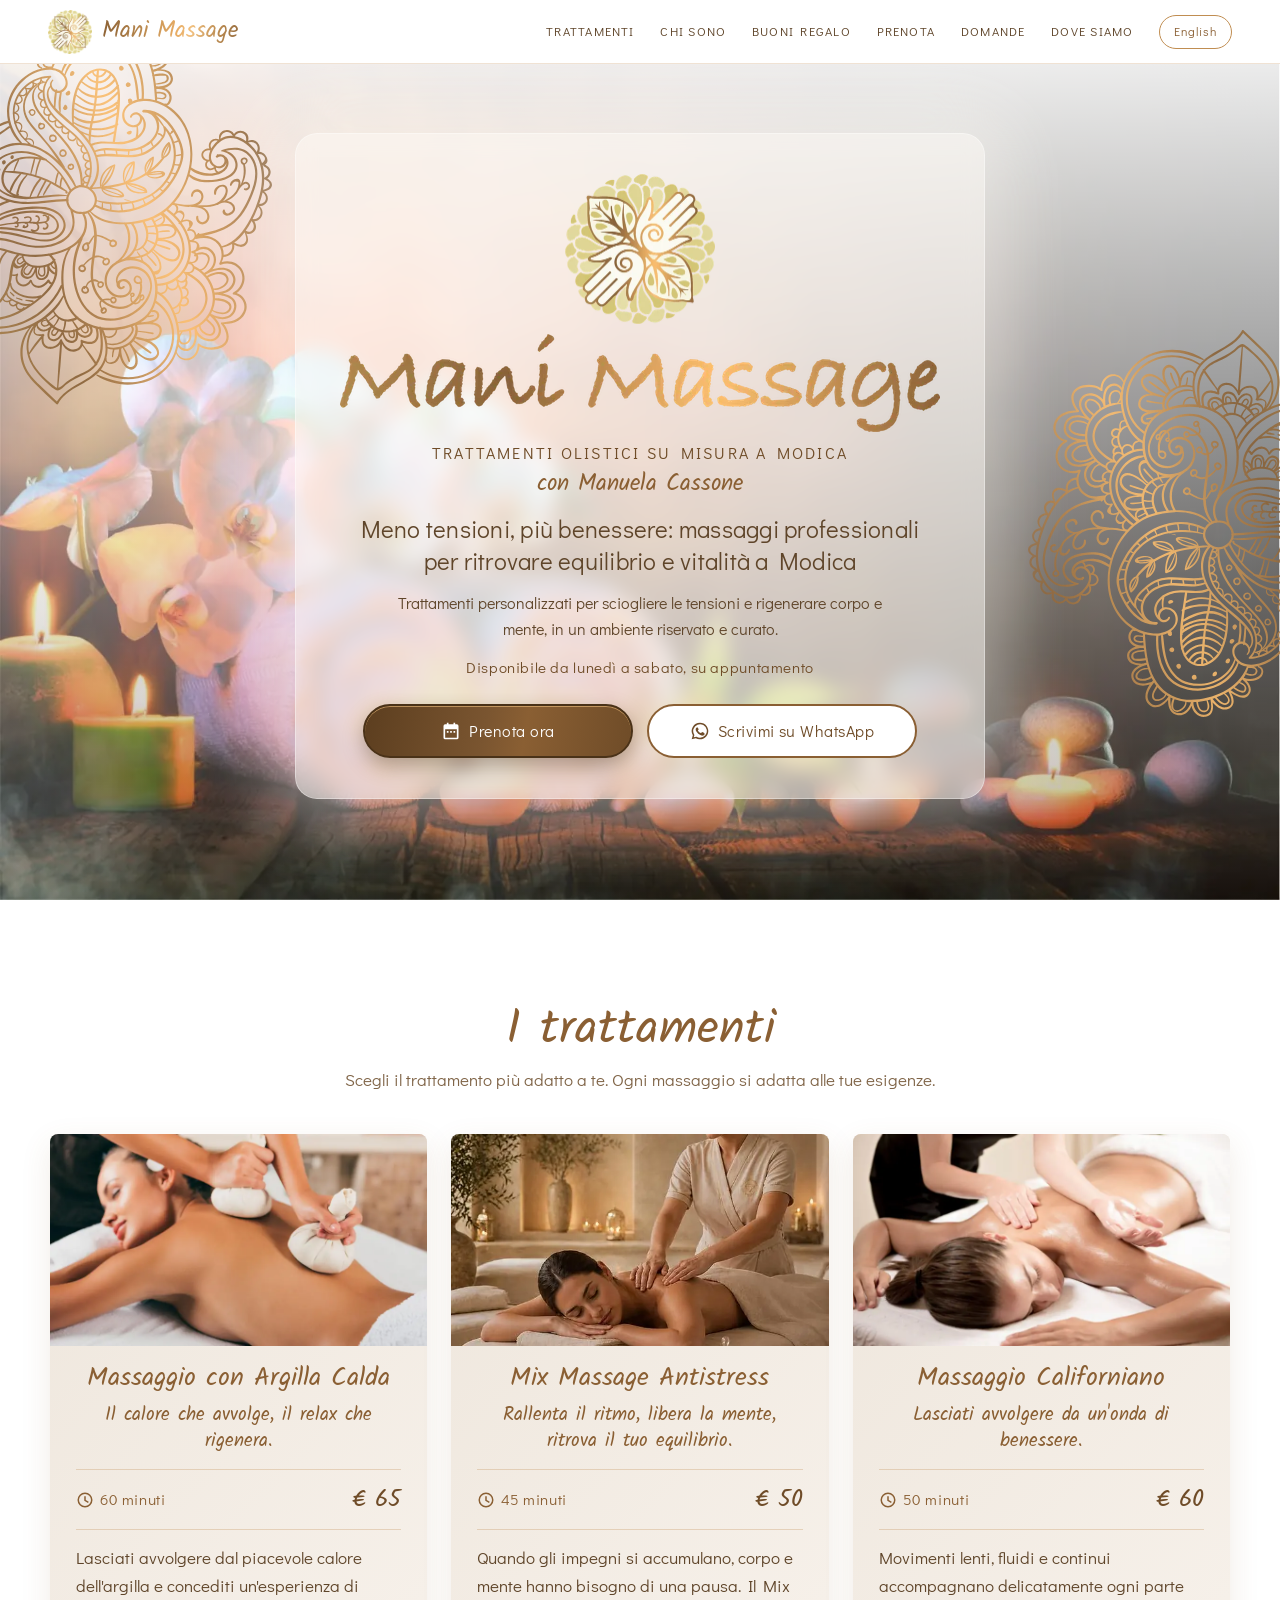
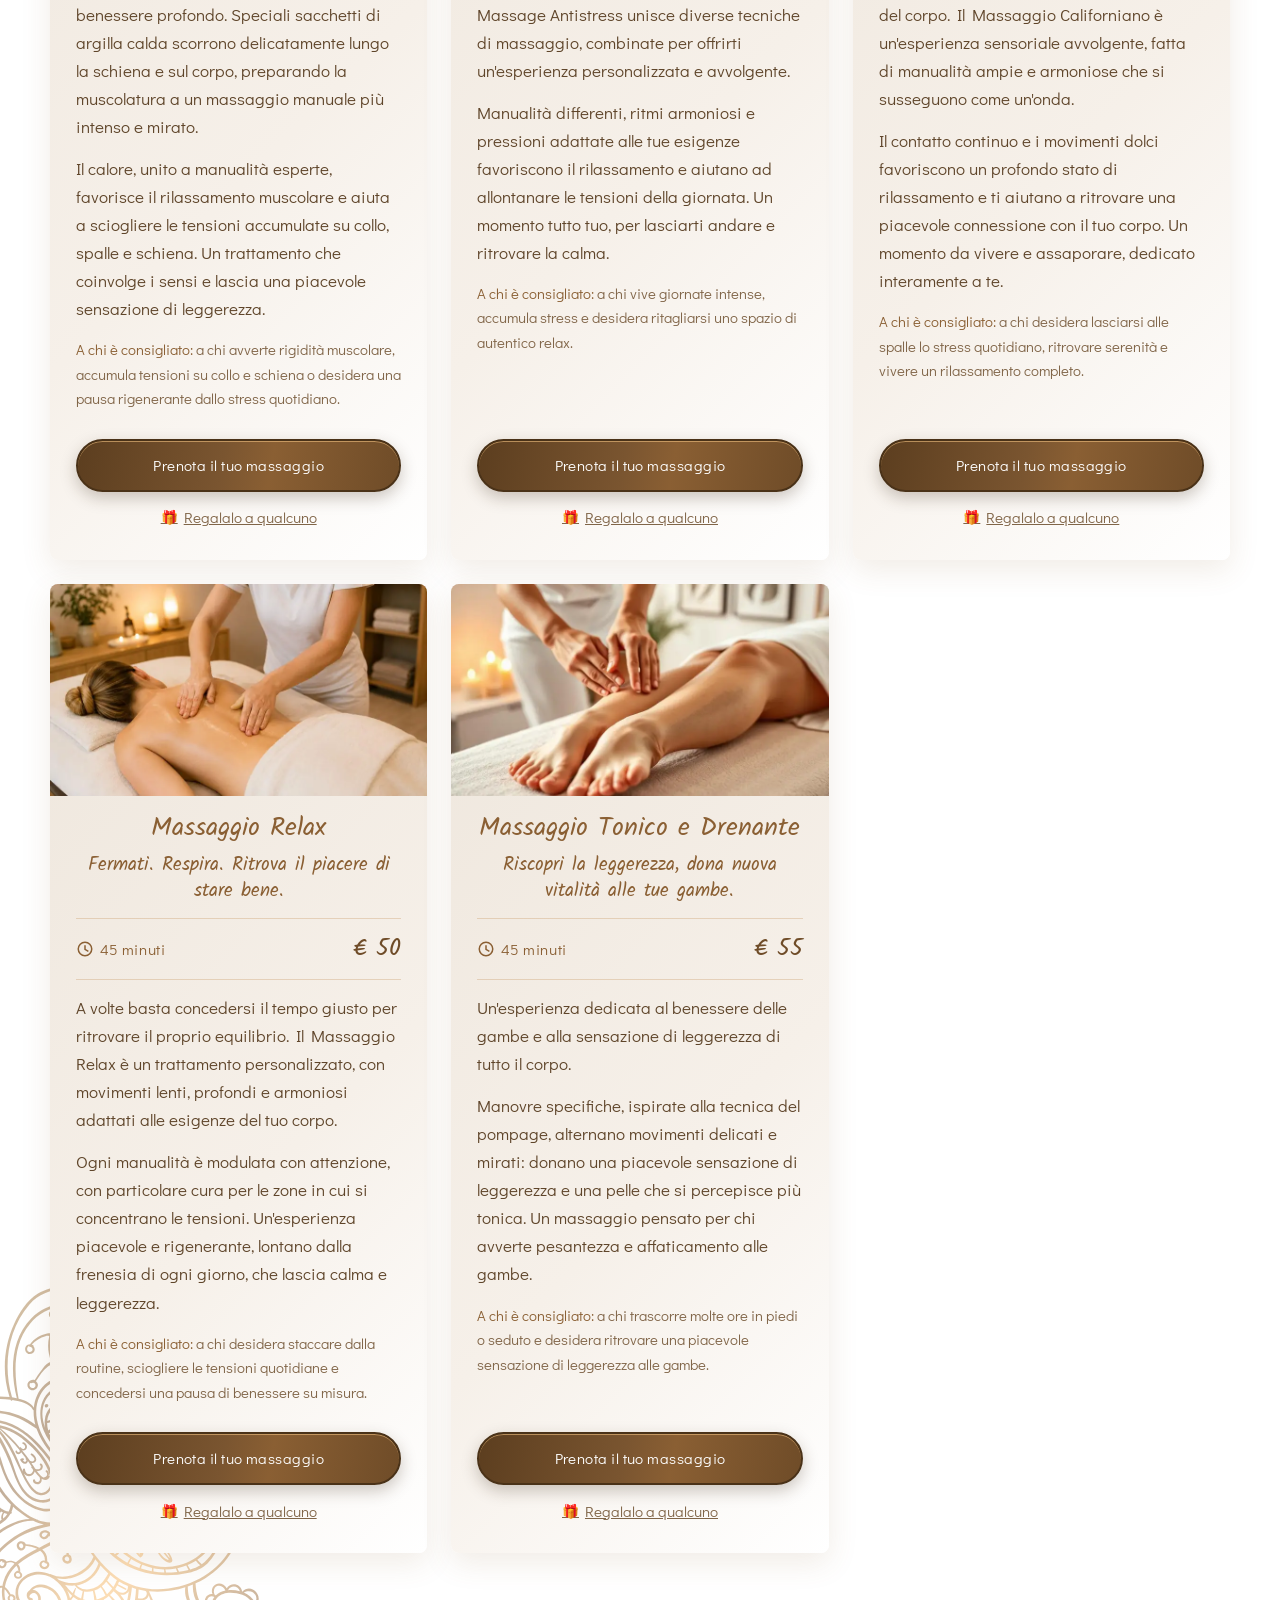
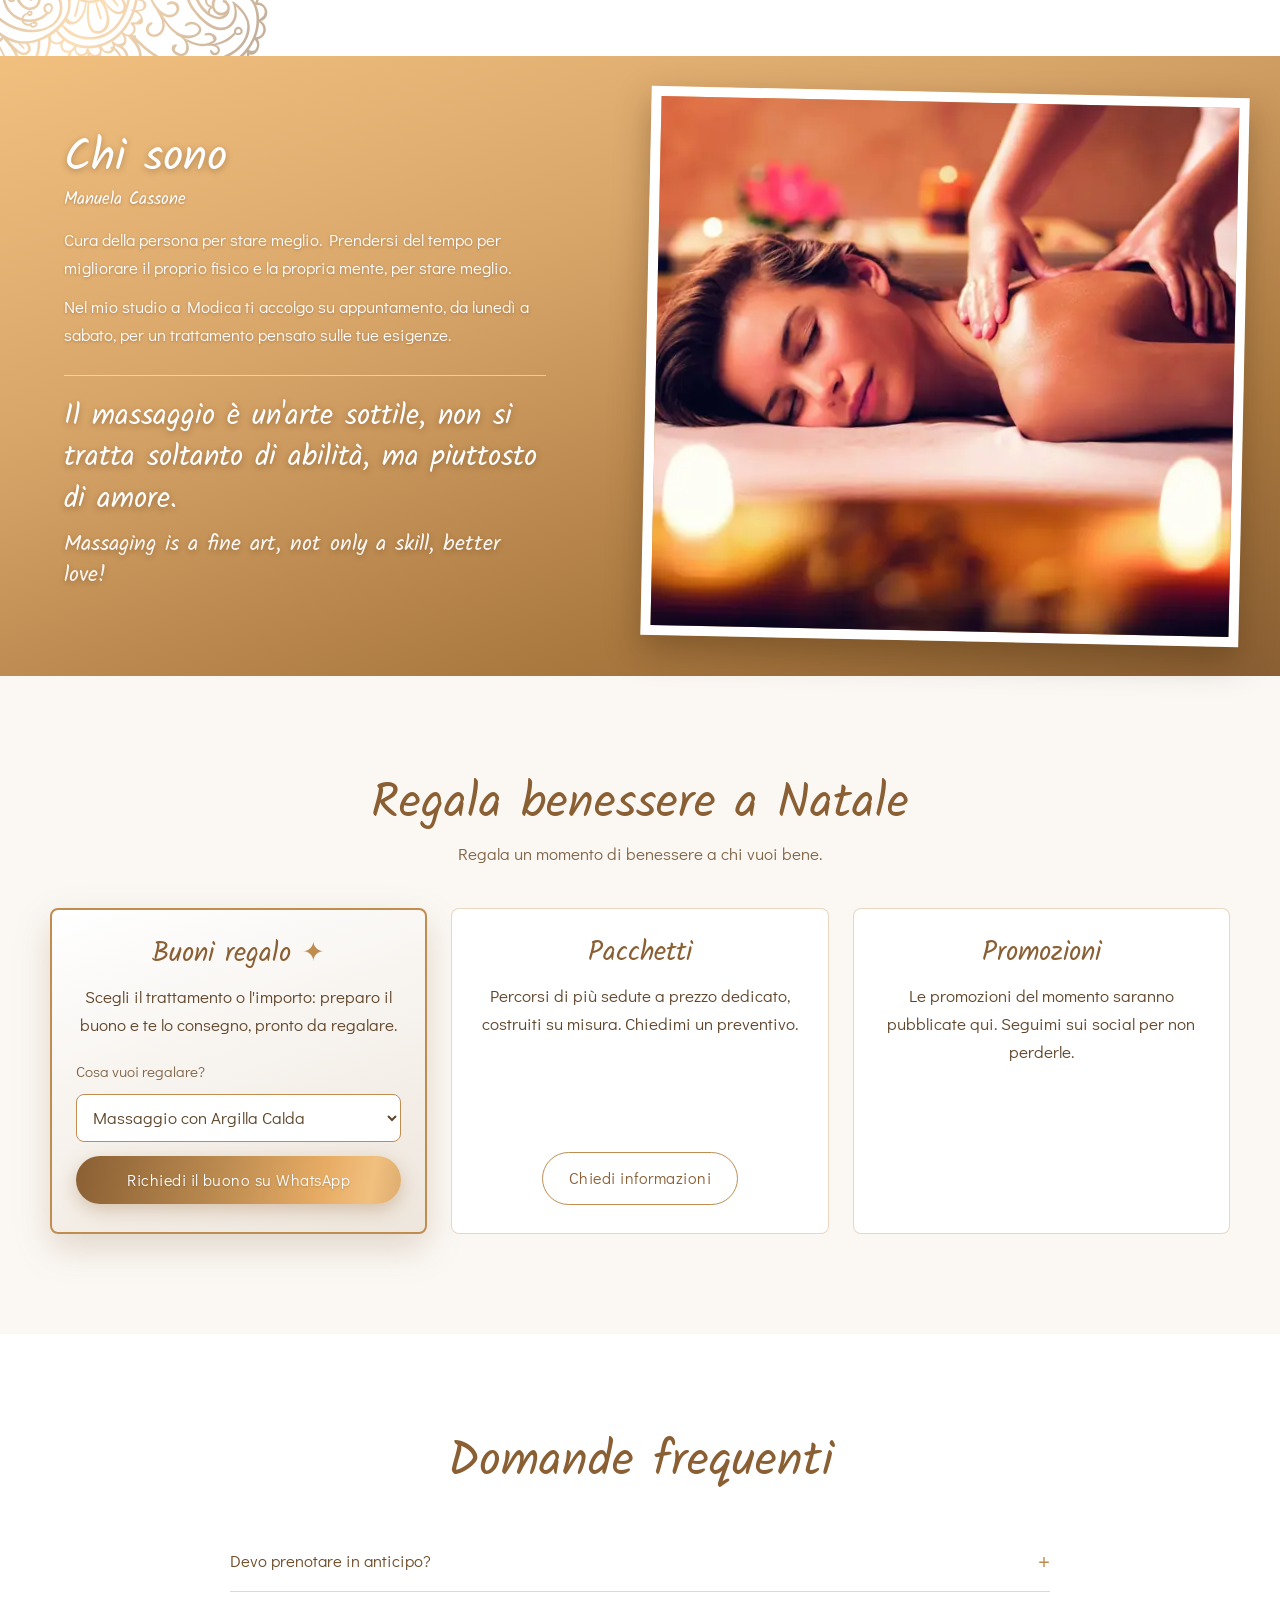
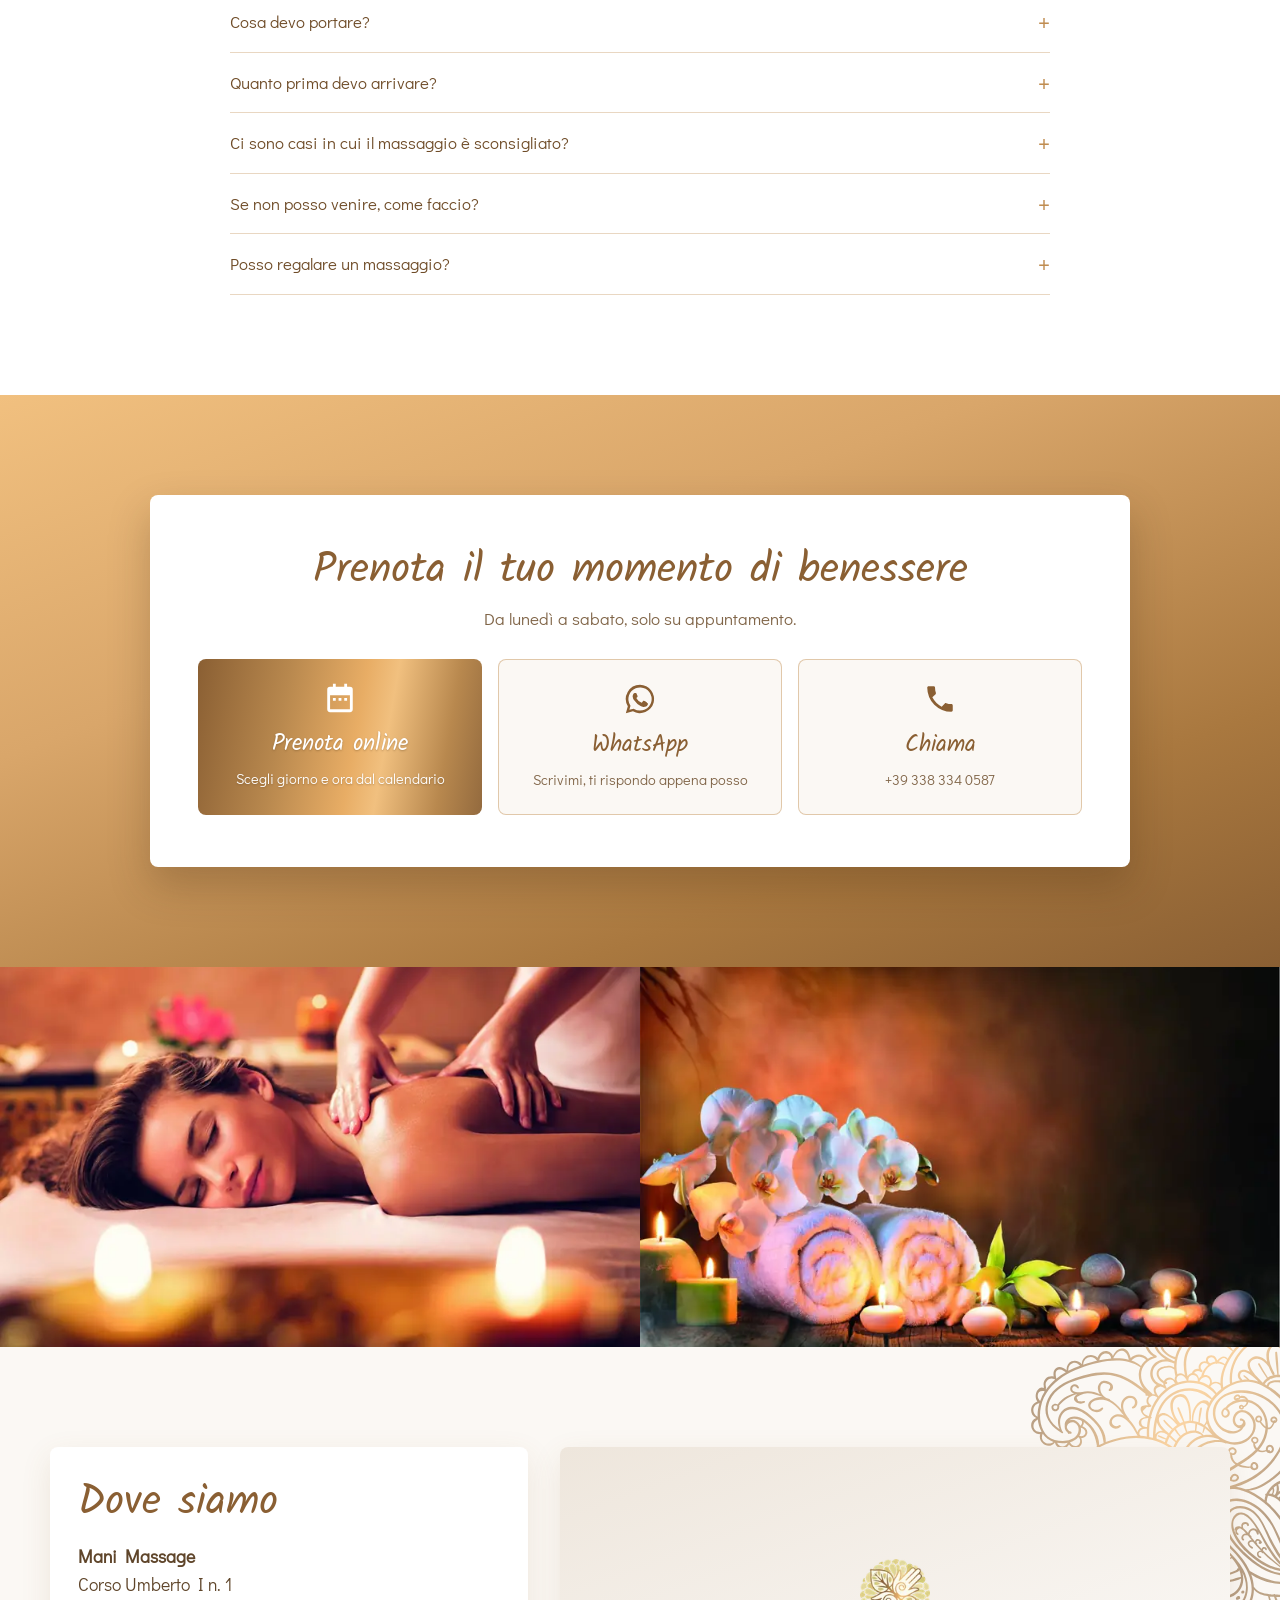
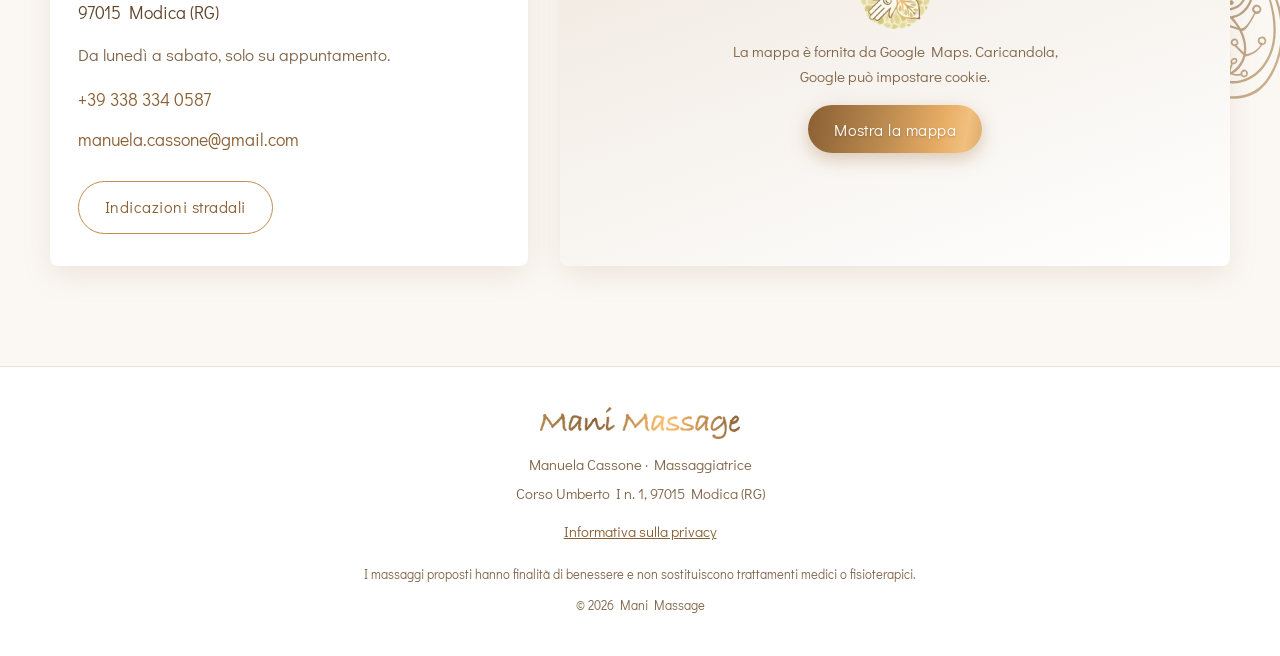
<file: index.html>
<!doctype html>
<html lang="it" data-lang="it">
<head>
<meta charset="utf-8">
<meta name="viewport" content="width=device-width, initial-scale=1, viewport-fit=cover">
<title>Mani Massage · Massaggi a Modica</title>
<meta name="description" content="Mani Massage di Manuela Cassone, massaggiatrice a Modica (RG): massaggio con argilla calda, antistress, californiano, relax, tonico e drenante. Da lunedì a sabato su appuntamento. Prenota su WhatsApp o al +39 338 334 0587.">
<meta property="og:title" content="Mani Massage · Massaggi a Modica">
<meta property="og:description" content="Cura della persona per stare meglio. Massaggi su appuntamento, da lunedì a sabato, in Corso Umberto I a Modica.">
<meta property="og:type" content="website">
<meta property="og:locale" content="it_IT">
<meta property="og:image" content="https://manimassage.github.io/manimassage/img/og-image.jpg">
<meta property="og:image:width" content="1200">
<meta property="og:image:height" content="630">
<meta property="og:url" content="https://manimassage.github.io/manimassage/">
<meta property="og:site_name" content="Mani Massage">
<meta name="twitter:card" content="summary_large_image">
<link rel="canonical" href="https://manimassage.github.io/manimassage/">
<meta name="theme-color" content="#a17442">
<meta name="format-detection" content="telephone=no">
<link rel="icon" type="image/png" href="img/favicon.png">
<link rel="apple-touch-icon" href="img/favicon.png">
<link rel="preload" as="image" href="img/relax-800.webp" imagesrcset="img/relax-800.webp 800w, img/relax-1600.webp 1600w" imagesizes="100vw" fetchpriority="high">
<link rel="preload" href="fonts/kalam-400.woff2" as="font" type="font/woff2" crossorigin>
<link rel="stylesheet" href="style.css">
<script type="application/ld+json">
{
  "@context": "https://schema.org",
  "@type": "HealthAndBeautyBusiness",
  "name": "Mani Massage",
  "description": "Massaggi olistici di Manuela Cassone, massaggiatrice a Modica.",
  "founder": {"@type": "Person", "name": "Manuela Cassone", "jobTitle": "Massaggiatrice"},
  "telephone": "+393383340587",
  "email": "manuela.cassone@gmail.com",
  "image": "https://manimassage.github.io/manimassage/img/og-image.jpg",
  "logo": "https://manimassage.github.io/manimassage/img/logo.png",
  "url": "https://manimassage.github.io/manimassage/",
  "areaServed": "Modica",
  "priceRange": "€€",
  "address": {"@type": "PostalAddress", "streetAddress": "Corso Umberto I, 1", "postalCode": "97015", "addressLocality": "Modica", "addressRegion": "RG", "addressCountry": "IT"},
  "openingHoursSpecification": {"@type": "OpeningHoursSpecification", "dayOfWeek": ["Monday","Tuesday","Wednesday","Thursday","Friday","Saturday"], "description": "Su appuntamento"}
}
</script>
</head>
<body>

<a class="skip" href="#contenuto">Vai al contenuto</a>

<header class="top" id="top">
  <a class="brand" href="#top" aria-label="Mani Massage, torna all'inizio">
    <img src="img/logo-emblema-96.webp" alt="" width="44" height="44">
    <span>Mani Massage</span>
  </a>
  <button class="menu-btn" type="button" aria-expanded="false" aria-controls="menu" aria-label="Apri il menu">
    <span></span><span></span><span></span>
  </button>
  <nav class="nav" id="menu" aria-label="Menu principale">
    <a href="#trattamenti"><span lang="it">Trattamenti</span><span lang="en">Treatments</span></a>
    <a href="#chi-sono"><span lang="it">Chi sono</span><span lang="en">About</span></a>
    <a href="#regali"><span lang="it">Buoni regalo</span><span lang="en">Gift vouchers</span></a>
    <a href="#prenota"><span lang="it">Prenota</span><span lang="en">Book</span></a>
    <a href="#domande"><span lang="it">Domande</span><span lang="en">FAQ</span></a>
    <a href="#dove"><span lang="it">Dove siamo</span><span lang="en">Find us</span></a>
    <button class="lang" type="button" title="Cambia lingua / Change language"><span lang="it">English</span><span lang="en">Italiano</span></button>
  </nav>
</header>

<main id="contenuto">

  <!-- HERO -->
  <section class="hero">
    <img class="hero-bg" src="img/relax-800.webp" srcset="img/relax-800.webp 800w, img/relax-1600.webp 1600w" sizes="100vw" alt="" width="1600" height="1066" fetchpriority="high" decoding="async">
    <img class="hero-orn hero-orn--l" src="img/ghirigoro.svg" alt="" aria-hidden="true">
    <img class="hero-orn hero-orn--r" src="img/ghirigoro.svg" alt="" aria-hidden="true">
    <div class="hero-inner">
      <img class="hero-emblem" src="img/logo-emblema.webp" alt="" width="150" height="150" fetchpriority="high">
      <p class="hero-logo"><img src="img/logo-scritta.webp" srcset="img/logo-scritta-600.webp 600w, img/logo-scritta.webp 1200w" sizes="(max-width: 700px) 86vw, 600px" alt="Mani Massage" width="600" height="99"></p>
      <p class="role"><span lang="it">Trattamenti olistici su misura a Modica</span><span lang="en">Tailored holistic treatments in Modica</span></p>
      <p class="hero-with"><span lang="it">con</span><span lang="en">with</span> Manuela Cassone</p>
      <h1 class="hero-title"><span lang="it">Meno tensioni, più benessere: massaggi professionali per ritrovare equilibrio e vitalità a Modica</span><span lang="en">Less tension, more well-being: professional massages to restore balance and vitality in Modica</span></h1>
      <p class="hero-support"><span lang="it">Trattamenti personalizzati per sciogliere le tensioni e rigenerare corpo e mente, in un ambiente riservato e curato.</span><span lang="en">Personalised treatments to ease tension and restore body and mind, in a private and welcoming setting.</span></p>
      <p class="hero-place"><span lang="it">Disponibile da lunedì a sabato, su appuntamento</span><span lang="en">Available Monday to Saturday, by appointment</span></p>
      <p class="offer" id="offerta" hidden></p>
      <div class="cta">
        <a class="btn btn--gold js-book" href="#prenota">
          <svg aria-hidden="true" viewBox="0 0 24 24"><path d="M7 2v2H5a2 2 0 0 0-2 2v14a2 2 0 0 0 2 2h14a2 2 0 0 0 2-2V6a2 2 0 0 0-2-2h-2V2h-2v2H9V2H7Zm-2 8h14v10H5V10Zm2 2v2h2v-2H7Zm4 0v2h2v-2h-2Zm4 0v2h2v-2h-2Z"/></svg>
          <span lang="it">Prenota ora</span><span lang="en">Book now</span>
        </a>
        <a class="btn btn--line js-wa" href="#" target="_blank" rel="noopener">
          <svg aria-hidden="true" viewBox="0 0 24 24"><use href="#i-wa"/></svg> <span lang="it">Scrivimi su WhatsApp</span><span lang="en">Message me on WhatsApp</span>
        </a>
      </div>
    </div>
  </section>

  <!-- TRATTAMENTI -->
  <section class="services" id="trattamenti">
    <img class="services-orn" src="img/ghirigoro.svg" alt="" aria-hidden="true">
    <header class="section-head">
      <h2><span lang="it">I trattamenti</span><span lang="en">Treatments</span></h2>
      <p><span lang="it">Scegli il trattamento più adatto a te. Ogni massaggio si adatta alle tue esigenze.</span><span lang="en">Choose the treatment that suits you best. Every massage is tailored to your needs.</span></p>
    </header>
    <div class="cards" id="lista-trattamenti"><!-- riempito da dati.js --></div>
  </section>

  <!-- RECENSIONI -->
  <section class="reviews" id="recensioni" hidden>
    <header class="section-head">
      <h2><span lang="it">Dicono di me</span><span lang="en">What clients say</span></h2>
    </header>
    <div class="review-grid" id="lista-recensioni"><!-- riempito da dati.js --></div>
    <div class="cta" id="recensioni-link"></div>
  </section>

  <!-- CHI SONO -->
  <section class="about" id="chi-sono">
    <div class="about-text">
      <h2><span lang="it">Chi sono</span><span lang="en">About me</span></h2>
      <p class="about-name">Manuela Cassone</p>
      <p lang="it">Cura della persona per stare meglio. Prendersi del tempo per migliorare il proprio fisico e la propria mente, per stare meglio.</p>
      <p lang="en">Taking care of yourself to feel better. Taking time to improve your body and your mind, to feel better.</p>
      <p lang="it">Nel mio studio a Modica ti accolgo su appuntamento, da lunedì a sabato, per un trattamento pensato sulle tue esigenze.</p>
      <p lang="en">In my studio in Modica I welcome you by appointment, Monday to Saturday, for a treatment tailored to your needs.</p>
      <blockquote>
        <p>Il massaggio è un'arte sottile, non si tratta soltanto di abilità, ma piuttosto di amore.</p>
        <p class="quote-en keep" lang="en">Massaging is a fine art, not only a skill, better love!</p>
      </blockquote>
    </div>
    <figure class="about-photo">
      <img src="img/massaggio-800.webp" srcset="img/massaggio-800.webp 800w, img/massaggio-1600.webp 1600w" sizes="(max-width: 760px) 100vw, 55vw" alt="Massaggio rilassante alla schiena a lume di candela" loading="lazy" decoding="async" width="1600" height="1066">
    </figure>
  </section>

  <!-- BUONI REGALO, PACCHETTI, PROMOZIONI -->
  <section class="gifts" id="regali">
    <header class="section-head">
      <h2 id="regali-titolo"><span lang="it">Buoni regalo, pacchetti e promozioni</span><span lang="en">Gift vouchers, packages and offers</span></h2>
      <p id="regali-sotto"><span lang="it">Regala un momento di benessere a chi vuoi bene.</span><span lang="en">Give a moment of well-being to someone you love.</span></p>
    </header>
    <div class="gift-grid">
      <article class="gift gift--main">
        <h3><span lang="it">Buoni regalo</span><span lang="en">Gift vouchers</span></h3>
        <p lang="it">Scegli il trattamento o l'importo: preparo il buono e te lo consegno, pronto da regalare.</p>
        <p lang="en">Choose the treatment or amount: I prepare the voucher and hand it to you, ready to give.</p>
        <form class="voucher" id="buono-form">
          <label for="buono-scelta"><span lang="it">Cosa vuoi regalare?</span><span lang="en">What would you like to give?</span></label>
          <select id="buono-scelta"></select>
          <button class="btn btn--gold" type="submit"><span lang="it">Richiedi il buono su WhatsApp</span><span lang="en">Request it on WhatsApp</span></button>
        </form>
      </article>
      <article class="gift">
        <h3><span lang="it">Pacchetti</span><span lang="en">Packages</span></h3>
        <div id="lista-pacchetti"><!-- riempito da dati.js --></div>
        <a class="btn btn--line js-wa" data-msg="Ciao Manuela, vorrei informazioni sui pacchetti." href="#" target="_blank" rel="noopener"><span lang="it">Chiedi informazioni</span><span lang="en">Ask for details</span></a>
      </article>
      <article class="gift">
        <h3><span lang="it">Promozioni</span><span lang="en">Offers</span></h3>
        <div id="lista-promozioni"><!-- riempito da dati.js --></div>
      </article>
    </div>
  </section>

  <!-- DOMANDE FREQUENTI -->
  <section class="faq" id="domande">
    <header class="section-head">
      <h2><span lang="it">Domande frequenti</span><span lang="en">Frequently asked questions</span></h2>
    </header>
    <div class="faq-list" id="lista-faq"><!-- riempito da dati.js --></div>
  </section>

  <!-- PRENOTA -->
  <section class="book" id="prenota">
    <div class="book-card">
      <h2><span lang="it">Prenota il tuo momento di benessere</span><span lang="en">Book your moment of well-being</span></h2>
      <p class="hours" data-t="orari"></p>
      <div class="book-actions">
        <a class="book-opt book-opt--online" id="prenota-online" href="#" target="_blank" rel="noopener">
          <svg aria-hidden="true" viewBox="0 0 24 24"><path d="M7 2v2H5a2 2 0 0 0-2 2v14a2 2 0 0 0 2 2h14a2 2 0 0 0 2-2V6a2 2 0 0 0-2-2h-2V2h-2v2H9V2H7Zm-2 8h14v10H5V10Zm2 2v2h2v-2H7Zm4 0v2h2v-2h-2Zm4 0v2h2v-2h-2Z"/></svg>
          <strong><span lang="it">Prenota online</span><span lang="en">Book online</span></strong>
          <small><span lang="it">Scegli giorno e ora dal calendario</span><span lang="en">Pick a day and time</span></small>
        </a>
        <a class="book-opt js-wa" href="#" target="_blank" rel="noopener">
          <svg aria-hidden="true" viewBox="0 0 24 24"><use href="#i-wa"/></svg>
          <strong>WhatsApp</strong>
          <small><span lang="it">Scrivimi, ti rispondo appena posso</span><span lang="en">Message me, I'll reply soon</span></small>
        </a>
        <a class="book-opt js-tel" href="#">
          <svg aria-hidden="true" viewBox="0 0 24 24"><use href="#i-tel"/></svg>
          <strong><span lang="it">Chiama</span><span lang="en">Call</span></strong>
          <small data-t="telefono"></small>
        </a>
      </div>
    </div>
  </section>

  <!-- GALLERIA -->
  <section class="gallery" aria-label="Galleria fotografica">
    <div class="gallery-track" id="galleria"><!-- riempito da dati.js --></div>
  </section>

  <!-- DOVE SIAMO -->
  <section class="where" id="dove">
    <img class="where-orn" src="img/ghirigoro.svg" alt="" aria-hidden="true">
    <div class="where-grid">
      <div class="where-info">
        <h2><span lang="it">Dove siamo</span><span lang="en">Find us</span></h2>
        <address>
          <strong>Mani Massage</strong><br>
          <span data-t="indirizzo"></span><br>
          <span data-t="citta"></span>
        </address>
        <p class="hours" data-t="orari"></p>
        <ul class="contact-list">
          <li><a class="js-tel" href="#" data-t="telefono"></a></li>
          <li><a class="js-mail" href="#" data-t="email"></a></li>
        </ul>
        <div class="cta cta--left">
          <a class="btn btn--line" id="indicazioni" href="#" target="_blank" rel="noopener"><span lang="it">Indicazioni stradali</span><span lang="en">Directions</span></a>
        </div>
      </div>
      <div class="map" id="mappa">
        <div class="map-consent">
          <img src="img/logo-emblema-96.webp" alt="" width="70" height="70" loading="lazy">
          <p lang="it">La mappa è fornita da Google Maps. Caricandola, Google può impostare cookie.</p>
          <p lang="en">The map is provided by Google Maps. Loading it lets Google set cookies.</p>
          <button class="btn btn--gold" type="button" id="carica-mappa"><span lang="it">Mostra la mappa</span><span lang="en">Show the map</span></button>
        </div>
      </div>
    </div>
  </section>

</main>

<footer class="foot">
  <img src="img/logo-scritta-600.webp" alt="Mani Massage" width="220" height="36" loading="lazy">
  <div class="social" id="social"><!-- riempito da dati.js --></div>
  <p><span data-t="nome"></span> · <span lang="it">Massaggiatrice</span><span lang="en">Massage therapist</span></p>
  <p data-t="indirizzoCompleto"></p>
  <p id="piva"></p>
  <p><a href="privacy.html"><span lang="it">Informativa sulla privacy</span><span lang="en">Privacy policy</span></a></p>
  <p class="small"><span lang="it">I massaggi proposti hanno finalità di benessere e non sostituiscono trattamenti medici o fisioterapici.</span><span lang="en">These massages are intended for well-being and do not replace medical or physiotherapy treatments.</span></p>
  <p class="small">© <span id="anno">2026</span> Mani Massage</p>
</footer>

<!-- barra azioni rapida, solo su telefono -->
<nav class="quickbar" aria-label="Azioni rapide">
  <a class="js-tel" href="#"><svg aria-hidden="true" viewBox="0 0 24 24"><use href="#i-tel"/></svg><span lang="it">Chiama</span><span lang="en">Call</span></a>
  <a class="js-wa" href="#" target="_blank" rel="noopener"><svg aria-hidden="true" viewBox="0 0 24 24"><use href="#i-wa"/></svg>WhatsApp</a>
  <a class="js-book qb-main" href="#prenota"><svg aria-hidden="true" viewBox="0 0 24 24"><path d="M7 2v2H5a2 2 0 0 0-2 2v14a2 2 0 0 0 2 2h14a2 2 0 0 0 2-2V6a2 2 0 0 0-2-2h-2V2h-2v2H9V2H7Zm-2 8h14v10H5V10Z"/></svg><span lang="it">Prenota</span><span lang="en">Book</span></a>
</nav>

<svg width="0" height="0" style="position:absolute" aria-hidden="true">
  <symbol id="i-wa" viewBox="0 0 24 24"><path d="M12 2a10 10 0 0 0-8.6 15.1L2 22l5-1.3A10 10 0 1 0 12 2Zm0 18.2a8.2 8.2 0 0 1-4.2-1.2l-.3-.2-3 .8.8-2.9-.2-.3A8.2 8.2 0 1 1 12 20.2Zm4.5-6.1c-.2-.1-1.5-.7-1.7-.8-.2-.1-.4-.1-.6.1l-.8 1c-.1.2-.3.2-.5.1a6.7 6.7 0 0 1-3.3-2.9c-.2-.4.2-.4.7-1.3.1-.2 0-.3 0-.4l-.8-1.8c-.2-.5-.4-.4-.6-.4h-.5a1 1 0 0 0-.7.3 3 3 0 0 0-.9 2.2 5.2 5.2 0 0 0 1.1 2.7 11.8 11.8 0 0 0 4.5 4c1.7.7 2.3.8 3.2.6a2.7 2.7 0 0 0 1.8-1.2c.2-.6.2-1.1.2-1.2-.1-.1-.3-.2-.5-.3Z"/></symbol>
  <symbol id="i-tel" viewBox="0 0 24 24"><path d="M6.6 10.8a15.2 15.2 0 0 0 6.6 6.6l2.2-2.2c.3-.3.7-.4 1-.2 1.1.4 2.3.6 3.6.6.6 0 1 .4 1 1V20c0 .6-.4 1-1 1A17 17 0 0 1 3 4c0-.6.4-1 1-1h3.5c.6 0 1 .4 1 1 0 1.3.2 2.5.6 3.6.1.3 0 .7-.2 1l-2.3 2.2Z"/></symbol>
  <symbol id="i-ig" viewBox="0 0 24 24"><path d="M12 7a5 5 0 1 0 0 10 5 5 0 0 0 0-10Zm0 8.2a3.2 3.2 0 1 1 0-6.4 3.2 3.2 0 0 1 0 6.4ZM17.3 5.5a1.2 1.2 0 1 0 0 2.4 1.2 1.2 0 0 0 0-2.4ZM12 2c-2.7 0-3 0-4.1.1C4.4 2.2 2.3 4.3 2.1 7.9 2 9 2 9.3 2 12s0 3 .1 4.1c.2 3.6 2.3 5.7 5.8 5.8 1.1.1 1.4.1 4.1.1s3 0 4.1-.1c3.6-.2 5.7-2.3 5.8-5.8.1-1.1.1-1.4.1-4.1s0-3-.1-4.1c-.2-3.6-2.3-5.7-5.8-5.8C15 2 14.7 2 12 2Zm0 1.8c2.7 0 3 0 4 .1 2.7.1 4 1.4 4.1 4.1.1 1 .1 1.3.1 4s0 3-.1 4c-.1 2.7-1.4 4-4.1 4.1-1 .1-1.3.1-4 .1s-3 0-4-.1c-2.7-.1-4-1.4-4.1-4.1-.1-1-.1-1.3-.1-4s0-3 .1-4C4 5.3 5.3 4 8 3.9c1-.1 1.3-.1 4-.1Z"/></symbol>
  <symbol id="i-fb" viewBox="0 0 24 24"><path d="M13.5 22v-8h2.7l.4-3.2h-3.1V8.8c0-.9.3-1.5 1.6-1.5h1.6V4.4c-.3 0-1.3-.1-2.4-.1-2.4 0-4 1.4-4 4.1v2.4H7.6V14h2.7v8h3.2Z"/></symbol>
  <symbol id="i-g" viewBox="0 0 24 24"><path d="M21.6 12.2c0-.7-.1-1.4-.2-2H12v3.8h5.4a4.6 4.6 0 0 1-2 3v2.5h3.2c1.9-1.7 3-4.3 3-7.3ZM12 22c2.7 0 5-.9 6.6-2.4l-3.2-2.5c-.9.6-2 1-3.4 1-2.6 0-4.8-1.8-5.6-4.1H3.1v2.6A10 10 0 0 0 12 22Zm-5.6-8a6 6 0 0 1 0-3.9V7.5H3.1a10 10 0 0 0 0 9l3.3-2.5ZM12 6c1.5 0 2.8.5 3.8 1.5l2.9-2.9A10 10 0 0 0 3.1 7.5l3.3 2.6C7.2 7.8 9.4 6 12 6Z"/></symbol>
</svg>

<script src="dati.js"></script>
<script src="sito.js"></script>
</body>
</html>
</file>
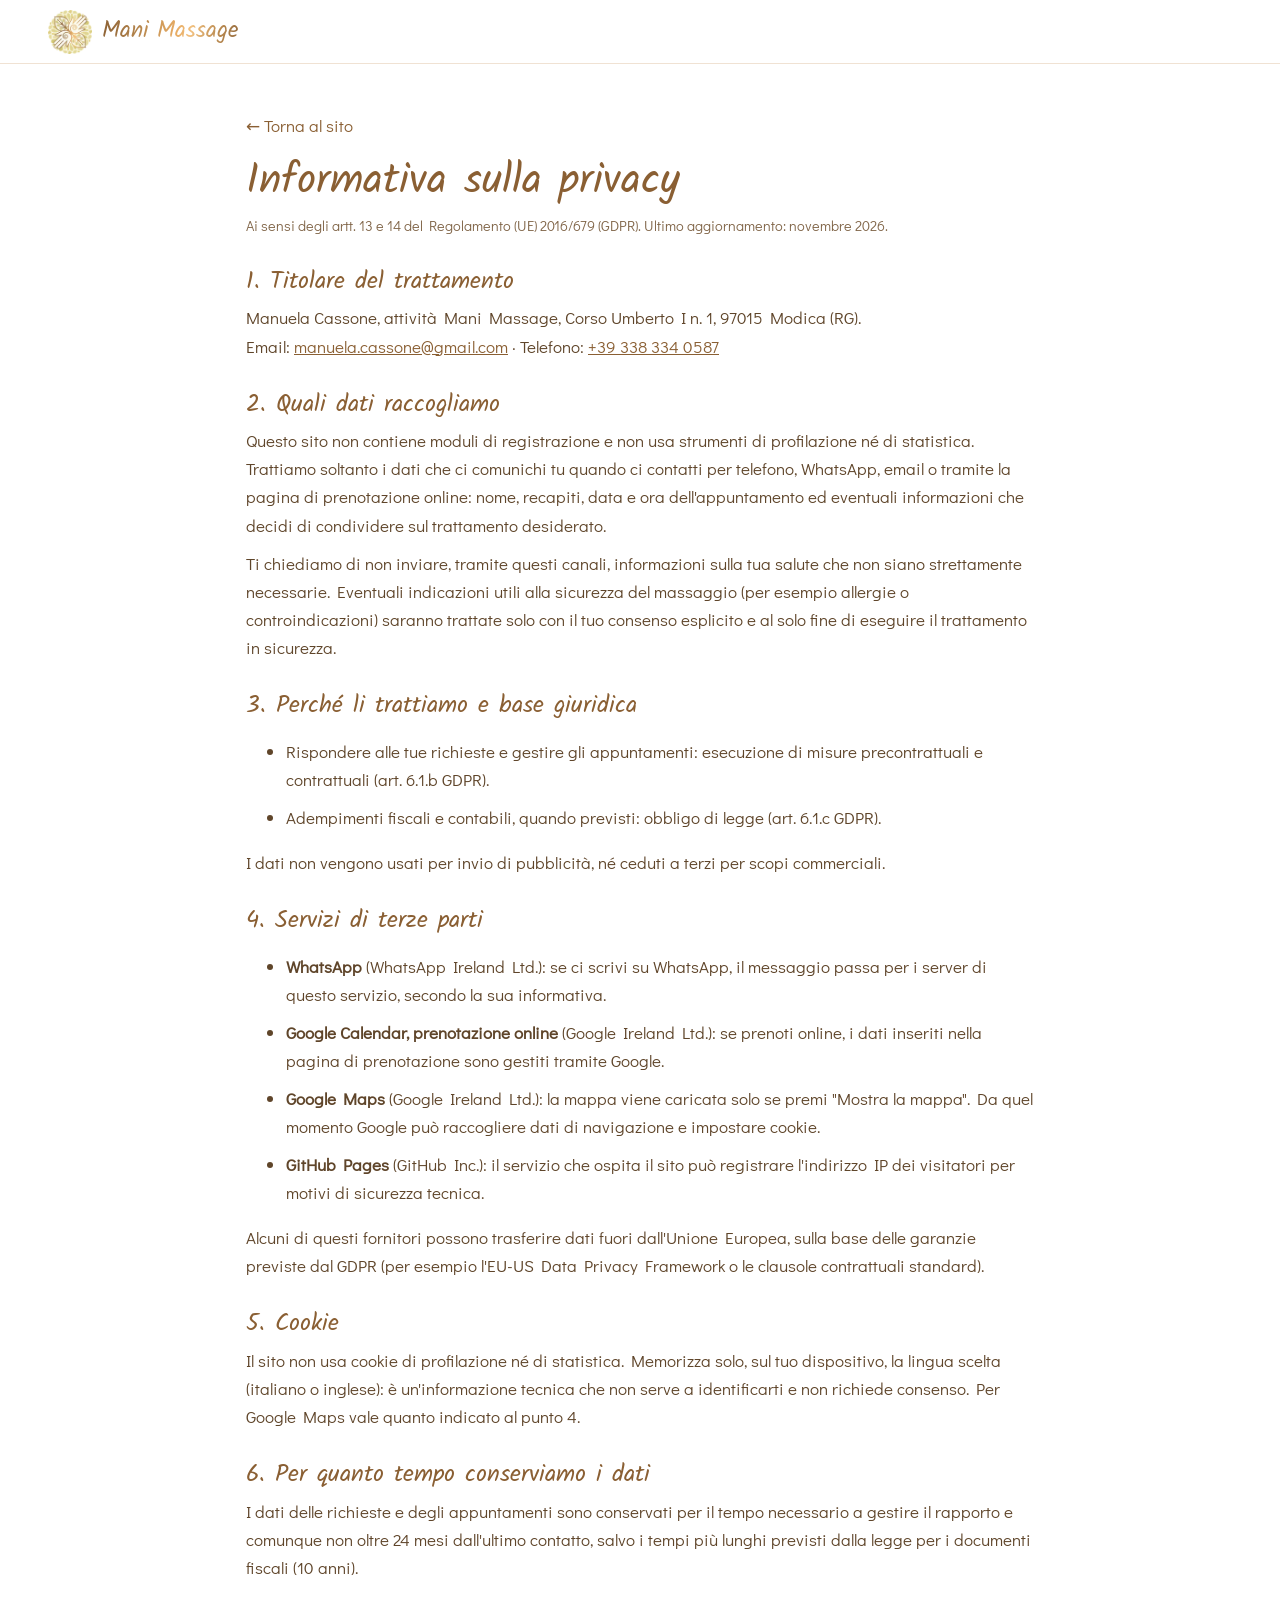
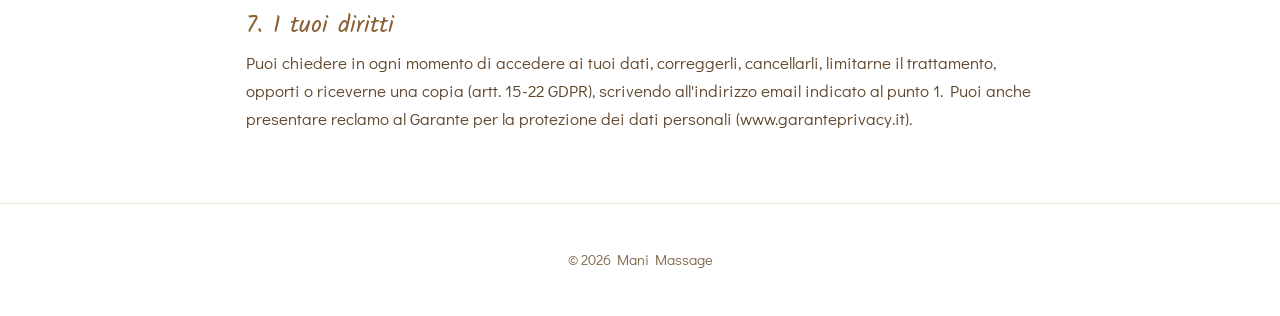
<file: privacy.html>
<!doctype html>
<html lang="it" data-lang="it">
<head>
<meta charset="utf-8">
<meta name="viewport" content="width=device-width, initial-scale=1">
<title>Informativa sulla privacy · Mani Massage</title>
<meta name="robots" content="noindex">
<link rel="icon" type="image/png" href="img/favicon.png">
<link rel="stylesheet" href="style.css">
<style>
  .legal { max-width: 820px; margin: 0 auto; padding: 40px 16px 60px; }
  .legal h1 { font-size: clamp(2rem, 5vw, 2.6rem); margin-bottom: 6px; }
  .legal h2 { font-size: 1.5rem; margin: 30px 0 8px; }
  .legal p, .legal li { margin: 0 0 10px; }
  .legal .upd { color: var(--text-soft); font-size: .9rem; }
  .back { display: inline-flex; align-items: center; min-height: 44px; margin-bottom: 10px; text-decoration: none; }
</style>
</head>
<body>
<header class="top">
  <a class="brand" href="index.html" aria-label="Mani Massage, torna al sito">
    <img src="img/logo-emblema-96.webp" alt="" width="44" height="44">
    <span>Mani Massage</span>
  </a>
</header>

<main class="legal">
  <a class="back" href="index.html">← Torna al sito</a>
  <h1>Informativa sulla privacy</h1>
  <p class="upd">Ai sensi degli artt. 13 e 14 del Regolamento (UE) 2016/679 (GDPR). Ultimo aggiornamento: <span id="agg">novembre 2026</span>.</p>

  <h2>1. Titolare del trattamento</h2>
  <p><span data-t="nome"></span>, attività Mani Massage, <span data-t="indirizzoCompleto"></span><span id="piva-priv"></span>.<br>
  Email: <a class="js-mail" href="#" data-t="email"></a> · Telefono: <a class="js-tel" href="#" data-t="telefono"></a></p>

  <h2>2. Quali dati raccogliamo</h2>
  <p>Questo sito non contiene moduli di registrazione e non usa strumenti di profilazione<span id="gc-stat"> né di statistica</span>. Trattiamo soltanto i dati che ci comunichi tu quando ci contatti per telefono, WhatsApp, email o tramite la pagina di prenotazione online: nome, recapiti, data e ora dell'appuntamento ed eventuali informazioni che decidi di condividere sul trattamento desiderato.</p>
  <p>Ti chiediamo di non inviare, tramite questi canali, informazioni sulla tua salute che non siano strettamente necessarie. Eventuali indicazioni utili alla sicurezza del massaggio (per esempio allergie o controindicazioni) saranno trattate solo con il tuo consenso esplicito e al solo fine di eseguire il trattamento in sicurezza.</p>

  <h2>3. Perché li trattiamo e base giuridica</h2>
  <ul>
    <li>Rispondere alle tue richieste e gestire gli appuntamenti: esecuzione di misure precontrattuali e contrattuali (art. 6.1.b GDPR).</li>
    <li>Adempimenti fiscali e contabili, quando previsti: obbligo di legge (art. 6.1.c GDPR).</li>
  </ul>
  <p>I dati non vengono usati per invio di pubblicità, né ceduti a terzi per scopi commerciali.</p>

  <h2>4. Servizi di terze parti</h2>
  <ul>
    <li><strong>WhatsApp</strong> (WhatsApp Ireland Ltd.): se ci scrivi su WhatsApp, il messaggio passa per i server di questo servizio, secondo la sua informativa.</li>
    <li><strong>Google Calendar, prenotazione online</strong> (Google Ireland Ltd.): se prenoti online, i dati inseriti nella pagina di prenotazione sono gestiti tramite Google.</li>
    <li><strong>Google Maps</strong> (Google Ireland Ltd.): la mappa viene caricata solo se premi "Mostra la mappa". Da quel momento Google può raccogliere dati di navigazione e impostare cookie.</li>
    <li id="gc-priv" hidden><strong>GoatCounter</strong> (statistiche di visita): conta le visite e i clic sui pulsanti di contatto in forma anonima e aggregata, senza cookie e senza identificare chi visita il sito. Non richiede consenso.</li>
    <li><strong>GitHub Pages</strong> (GitHub Inc.): il servizio che ospita il sito può registrare l'indirizzo IP dei visitatori per motivi di sicurezza tecnica.</li>
  </ul>
  <p>Alcuni di questi fornitori possono trasferire dati fuori dall'Unione Europea, sulla base delle garanzie previste dal GDPR (per esempio l'EU-US Data Privacy Framework o le clausole contrattuali standard).</p>

  <h2>5. Cookie</h2>
  <p>Il sito non usa cookie di profilazione né di statistica. Memorizza solo, sul tuo dispositivo, la lingua scelta (italiano o inglese): è un'informazione tecnica che non serve a identificarti e non richiede consenso. Per Google Maps vale quanto indicato al punto 4.</p>

  <h2>6. Per quanto tempo conserviamo i dati</h2>
  <p>I dati delle richieste e degli appuntamenti sono conservati per il tempo necessario a gestire il rapporto e comunque non oltre 24 mesi dall'ultimo contatto, salvo i tempi più lunghi previsti dalla legge per i documenti fiscali (10 anni).</p>

  <h2>7. I tuoi diritti</h2>
  <p>Puoi chiedere in ogni momento di accedere ai tuoi dati, correggerli, cancellarli, limitarne il trattamento, opporti o riceverne una copia (artt. 15-22 GDPR), scrivendo all'indirizzo email indicato al punto 1. Puoi anche presentare reclamo al Garante per la protezione dei dati personali (www.garanteprivacy.it).</p>
</main>

<footer class="foot" style="padding-bottom:40px">
  <p>© <span id="anno">2026</span> Mani Massage</p>
</footer>

<script src="dati.js"></script>
<script>
(function () {
  var D = window.SITO || {};
  var ind = [D.indirizzo, [D.cap, D.citta, D.provincia ? '(' + D.provincia + ')' : ''].join(' ').trim()].filter(Boolean).join(', ');
  var t = { nome: D.nome, email: D.email, telefono: D.telefono, indirizzoCompleto: ind };
  document.querySelectorAll('[data-t]').forEach(function (el) { el.textContent = t[el.getAttribute('data-t')] || ''; });
  document.querySelectorAll('.js-mail').forEach(function (a) { a.href = 'mailto:' + D.email; });
  document.querySelectorAll('.js-tel').forEach(function (a) { a.href = 'tel:' + D.telefonoLink; });
  if (D.goatcounter) { document.getElementById('gc-priv').hidden = false; document.getElementById('gc-stat').textContent = '; usa soltanto statistiche anonime senza cookie (vedi punto 4)'; }
  if (D.partitaIva) document.getElementById('piva-priv').textContent = ', P.IVA ' + D.partitaIva;
  document.getElementById('anno').textContent = new Date().getFullYear();
})();
</script>
</body>
</html>
</file>
<file: style.css>
/* Mani Massage · stile ripreso dal pieghevole: oro, bianco, beige, ghirigori */

@font-face { font-family: "Kalam"; src: url("fonts/kalam-400.woff2") format("woff2"); font-weight: 400; font-display: swap; }
@font-face { font-family: "Kalam"; src: url("fonts/kalam-300.woff2") format("woff2"); font-weight: 300; font-display: swap; }
@font-face { font-family: "Didact Gothic"; src: url("fonts/didact-gothic.woff2") format("woff2"); font-weight: 400; font-display: swap; }

:root {
  --gold-dark: #6f4c28;
  --gold: #8a5f33;
  --gold-mid: #c08d51;
  --gold-light: #e8ad65;
  --gold-pale: #f1c07f;
  --gold-grad: linear-gradient(100deg, #8a5f33 0%, #b8884e 30%, #e8ad65 55%, #f1c07f 65%, #b8884e 85%, #936a3e 100%);
  --cover-grad: linear-gradient(160deg, #f1c07f 0%, #d9a66a 35%, #a9783f 75%, #8a5f33 100%);
  --beige: #eee6dc;
  --beige-deep: #dbccba;
  --cream: #fbf8f4;
  --white: #ffffff;
  --text: #5f452a;
  --text-soft: #806548;
  --script: "Kalam", "Segoe Print", cursive;
  --sans: "Didact Gothic", "Century Gothic", "Questrial", system-ui, sans-serif;
  --radius: 8px;
  --shadow: 0 10px 30px rgba(138, 95, 51, .12);
  --header-h: 64px;
  --qb-h: 0px;
}

* { box-sizing: border-box; }
html { scroll-behavior: smooth; scroll-padding-top: calc(var(--header-h) + 8px); -webkit-text-size-adjust: 100%; }
body {
  margin: 0;
  background: var(--white);
  color: var(--text);
  font-family: var(--sans);
  font-size: 17px;
  line-height: 1.65;
  -webkit-font-smoothing: antialiased;
  overflow-x: hidden;
}
img { max-width: 100%; display: block; }
a { color: var(--gold); }
h1, h2, h3 { font-family: var(--script); font-weight: 400; color: var(--gold); margin: 0; line-height: 1.2; }
[hidden] { display: none !important; }
:focus-visible { outline: 2px solid var(--gold-mid); outline-offset: 3px; }
.skip { position: absolute; left: -999px; top: 8px; background: var(--white); padding: 8px 14px; z-index: 100; }
.skip:focus { left: 8px; }

/* lingua */
html[data-lang="it"] [lang="en"]:not(.keep),
html[data-lang="en"] [lang="it"] { display: none !important; }

/* header */
.top {
  position: sticky; top: 0; z-index: 50;
  height: var(--header-h);
  display: flex; align-items: center; justify-content: space-between; gap: 16px;
  padding: 0 clamp(16px, 4vw, 48px);
  background: rgba(255, 255, 255, .95);
  backdrop-filter: blur(8px);
  border-bottom: 1px solid rgba(193, 141, 81, .25);
}
.brand { display: flex; align-items: center; gap: 10px; text-decoration: none; }
.brand img { width: 44px; height: 44px; }
.brand span { font-family: var(--script); font-size: 1.45rem; background: var(--gold-grad); -webkit-background-clip: text; background-clip: text; color: transparent; }
.nav { display: flex; align-items: center; gap: clamp(12px, 2vw, 26px); }
.nav a { text-decoration: none; color: var(--text); text-transform: uppercase; letter-spacing: .1em; font-size: .78rem; }
.nav a:hover { color: var(--gold-mid); }
.lang {
  font: inherit; font-size: .75rem; letter-spacing: .08em; cursor: pointer;
  border: 1px solid var(--gold-mid); color: var(--gold); background: transparent;
  border-radius: 999px; padding: 6px 14px; min-height: 34px;
}
.lang:hover { background: var(--gold-mid); color: var(--white); }
.menu-btn { display: none; }

/* bottoni */
.cta { display: flex; flex-wrap: wrap; gap: 12px; justify-content: center; }
.cta--left { justify-content: flex-start; }
.btn {
  display: inline-flex; align-items: center; justify-content: center; gap: 8px;
  min-height: 48px; padding: 12px 26px; border-radius: 999px;
  font-family: var(--sans); font-size: 1rem; letter-spacing: .03em;
  text-decoration: none; cursor: pointer; border: 0;
  transition: transform .2s, box-shadow .2s, background .2s;
}
.btn svg { width: 20px; height: 20px; fill: currentColor; flex: none; }
.btn--gold { background: var(--gold-grad); background-size: 140% 100%; color: var(--white); box-shadow: 0 6px 18px rgba(161, 116, 66, .35); text-shadow: 0 1px 2px rgba(90, 60, 30, .35); }
.btn--gold:hover { transform: translateY(-2px); box-shadow: 0 10px 24px rgba(161, 116, 66, .45); }
.btn--line { border: 1px solid var(--gold-mid); color: var(--gold); background: rgba(255, 255, 255, .9); }
.btn--line:hover { background: var(--beige); }

/* sezioni */
.section-head { text-align: center; margin: 0 auto 40px; position: relative; max-width: 720px; }
.section-head h2 { font-size: clamp(2rem, 4.4vw, 3rem); }
.section-head p { margin: 6px 0 0; color: var(--text-soft); }

/* hero */
.hero {
  position: relative; overflow: hidden;
  min-height: calc(100svh - var(--header-h));
  display: grid; place-items: center;
  padding: 48px 16px 80px;
  background: var(--white);
}
.hero-bg { position: absolute; inset: 0; width: 100%; height: 100%; object-fit: cover; object-position: center bottom; z-index: 0; }
.hero::before { content: ""; position: absolute; inset: 0; z-index: 1; background: linear-gradient(180deg, rgba(255,255,255,.92) 0%, rgba(255,255,255,.55) 45%, rgba(60,38,18,.35) 100%); }
.hero-inner { position: relative; z-index: 2; text-align: center; max-width: 700px; padding: clamp(22px, 4vw, 40px) clamp(16px, 4vw, 44px); background: rgba(255, 252, 247, .62); -webkit-backdrop-filter: blur(10px); backdrop-filter: blur(10px); border: 1px solid rgba(255, 255, 255, .35); border-radius: 22px; box-shadow: 0 0 60px 30px rgba(255, 252, 247, .35); }
.hero-emblem { width: clamp(100px, 16vw, 150px); height: auto; margin: 0 auto 10px; }
.hero-logo { margin: 0; }
.hero-logo img { width: min(600px, 86vw); height: auto; margin: 0 auto; }
.hero-title { font-family: var(--sans); font-weight: 400; font-size: clamp(1.15rem, 2.6vw, 1.5rem); line-height: 1.35; color: var(--text); margin: 14px auto 0; max-width: 560px; letter-spacing: .01em; }
.offer { display: inline-flex; flex-wrap: wrap; justify-content: center; align-items: center; gap: 8px; margin: -12px auto 22px; padding: 8px 16px; background: var(--white); border: 1px solid var(--gold-mid); border-radius: 999px; font-size: .95rem; }
.offer-tag { background: var(--gold); color: var(--white); border-radius: 999px; padding: 2px 10px; font-size: .8rem; letter-spacing: .08em; text-transform: uppercase; }
.role { text-transform: uppercase; letter-spacing: .14em; color: var(--gold-dark); margin: 8px 0 0; font-size: clamp(.85rem, 2.2vw, 1rem); }
.hero-claim { font-family: var(--script); color: var(--gold); font-size: clamp(1.35rem, 3vw, 1.7rem); margin: 10px 0 0; line-height: 1.3; }
.hero-with { font-family: var(--script); color: var(--gold); font-size: clamp(1.2rem, 2.6vw, 1.45rem); margin: 2px 0 0; line-height: 1.3; }
.hero-support { margin: 12px auto 0; max-width: 520px; color: var(--text); font-size: 1rem; }
.hero-place { margin: 12px 0 24px; color: var(--gold-dark); letter-spacing: .04em; font-size: .95rem; }
.hero .cta { display: flex; justify-content: center; align-items: stretch; gap: 14px; flex-wrap: wrap; }
.hero .cta .btn { width: 270px; max-width: 100%; justify-content: center; }
.hero .btn--gold { background: linear-gradient(100deg, #5c3e1f 0%, #7a5530 45%, #8a5f33 60%, #6f4c28 100%); border: 2px solid #4a3218; box-shadow: inset 0 1px 0 rgba(241, 192, 127, .6), 0 8px 20px rgba(60, 38, 18, .35); text-shadow: none; }
.hero .btn--line { background: var(--white); border: 2px solid var(--gold); color: var(--gold-dark); }
.hero-orn { position: absolute; z-index: 1; width: clamp(200px, 30vw, 420px); opacity: .9; pointer-events: none; }
.hero-orn--l { top: -60px; left: -90px; transform: rotate(-20deg); }
.hero-orn--r { top: 30%; right: -110px; transform: rotate(160deg); }

/* chi sono */
.about { display: grid; grid-template-columns: 1fr 1.1fr; background: var(--cover-grad); color: var(--white); }
.about-text { padding: clamp(40px, 6vw, 80px) clamp(20px, 5vw, 70px); align-self: center; }
.about h2 { color: var(--white); font-size: clamp(2rem, 4vw, 2.8rem); text-shadow: 0 2px 6px rgba(80, 50, 20, .35); }
.about-name { font-family: var(--script); font-size: 1.4rem; margin: 0 0 12px; }
.about-text > p { margin: 0 0 12px; font-size: 1.05rem; text-shadow: 0 1px 3px rgba(80, 50, 20, .35); }
.about blockquote { margin: 26px 0 0; padding-top: 20px; border-top: 1px solid rgba(255, 255, 255, .5); }
.about blockquote p { font-family: var(--script); font-size: clamp(1.3rem, 2.3vw, 1.8rem); line-height: 1.45; margin: 0 0 8px; text-shadow: 0 2px 6px rgba(80, 50, 20, .4); }
.about blockquote .quote-en { font-size: clamp(1.05rem, 1.7vw, 1.35rem); opacity: .92; }
.about-photo { margin: 0; padding: clamp(16px, 3vw, 36px); }
.about-photo img { width: 100%; height: 100%; object-fit: cover; border: 10px solid var(--white); box-shadow: 0 14px 34px rgba(60, 35, 10, .35); transform: rotate(1.2deg); }

/* trattamenti */
.services { position: relative; overflow: hidden; padding: clamp(56px, 8vw, 110px) clamp(16px, 4vw, 48px); background: var(--white); }
.services-orn { position: absolute; width: clamp(260px, 36vw, 520px); left: -140px; bottom: -120px; opacity: .5; pointer-events: none; transform: rotate(35deg); }
.cards { position: relative; display: grid; grid-template-columns: repeat(auto-fill, minmax(min(100%, 320px), 1fr)); gap: 24px; max-width: 1180px; margin: 0 auto; }
.card {
  display: flex; flex-direction: column;
  padding: 26px 26px 20px;
  background: linear-gradient(135deg, var(--beige) 0%, #f6f0e9 60%, var(--white) 100%);
  border-radius: var(--radius); box-shadow: var(--shadow);
}
.card-tagline { font-family: var(--script); color: var(--gold); font-size: 1.2rem; line-height: 1.35; text-align: center; margin: -4px 0 14px !important; }
.card-meta { display: flex; justify-content: space-between; align-items: center; gap: 12px; padding: 10px 0; margin-bottom: 14px; border-top: 1px solid rgba(193, 141, 81, .3); border-bottom: 1px solid rgba(193, 141, 81, .3); }
.card-meta .time { display: inline-flex; align-items: center; gap: 6px; text-transform: none; letter-spacing: .04em; font-size: .95rem; }
.card-meta .time svg { width: 18px; height: 18px; fill: currentColor; flex: none; }
.card-meta .price { font-size: 1.5rem; }
.card-text p { margin: 0 0 12px; }
.card-actions { margin-top: auto; padding-top: 8px; display: flex; flex-direction: column; align-items: center; gap: 4px; }
.card .btn--book { width: 100%; justify-content: center; color: var(--white); background: linear-gradient(100deg, #5c3e1f 0%, #7a5530 45%, #8a5f33 60%, #6f4c28 100%); border: 2px solid #4a3218; box-shadow: inset 0 1px 0 rgba(241, 192, 127, .6), 0 6px 16px rgba(60, 38, 18, .25); text-decoration: none; }
.card .btn--book:hover { transform: translateY(-2px); text-decoration: none; }
.card-photo { width: calc(100% + 52px); max-width: none; margin: -26px -26px 18px; height: auto; aspect-ratio: 16 / 9; object-fit: cover; border-radius: var(--radius) var(--radius) 0 0; }
.card h3 { font-size: 1.6rem; text-align: center; margin-bottom: 12px; }
.card p { margin: 0 0 14px; }
.card-foot { margin-top: auto; display: flex; justify-content: space-between; align-items: baseline; gap: 12px; padding-top: 10px; border-top: 1px solid rgba(193, 141, 81, .3); }
.time { text-transform: uppercase; letter-spacing: .18em; font-size: .85rem; color: var(--gold); }
.price { font-family: var(--script); font-size: 1.3rem; color: var(--gold-dark); }
.card-book { display: inline-flex; align-items: center; min-height: 44px; margin-top: 6px; color: var(--gold); text-decoration: none; font-size: .95rem; }
.card-book:hover { text-decoration: underline; }

.ideal { font-size: .93rem; color: var(--text-soft); }
.ideal strong { color: var(--gold); font-weight: 400; }
.card-links { display: flex; justify-content: space-between; gap: 12px; margin-top: 6px; }
.card-links .card-book { margin-top: 0; }
.card-gift { display: inline-flex; align-items: center; min-height: 44px; color: var(--text-soft); font-size: .95rem; }
.card-gift::before { content: "🎁"; margin-right: 6px; font-size: .9em; }

/* recensioni */
.reviews { padding: clamp(56px, 8vw, 100px) clamp(16px, 4vw, 48px); background: var(--cream); }
.review-grid { display: grid; grid-template-columns: repeat(auto-fill, minmax(min(100%, 300px), 1fr)); gap: 24px; max-width: 1180px; margin: 0 auto; }
.review-item { margin: 0; background: var(--white); border-radius: var(--radius); box-shadow: var(--shadow); padding: 24px; }
.review-item blockquote { margin: 8px 0 12px; font-style: italic; }
.review-item figcaption { color: var(--gold); font-family: var(--script); font-size: 1.2rem; }
.stars { color: var(--gold-mid); letter-spacing: 2px; font-size: 1.1rem; }
.stars span { color: var(--beige-deep); }
.reviews .cta { display: flex; flex-wrap: wrap; justify-content: center; gap: 12px; margin-top: 28px; }

/* regali */
.gifts { padding: clamp(56px, 8vw, 100px) clamp(16px, 4vw, 48px); background: var(--cream); }
.gift-grid { display: grid; grid-template-columns: repeat(3, 1fr); gap: 24px; max-width: 1180px; margin: 0 auto; align-items: stretch; }
.gift { background: var(--white); border: 1px solid rgba(193, 141, 81, .35); border-radius: var(--radius); padding: 28px 24px; text-align: center; display: flex; flex-direction: column; align-items: center; gap: 4px; }
.gift h3 { font-size: 1.7rem; margin-bottom: 8px; }
.gift p { margin: 0 0 16px; }
.gift .btn { margin-top: auto; }
.gift--main { background: linear-gradient(160deg, #fff 0%, var(--beige) 100%); box-shadow: var(--shadow); border-color: var(--gold-mid); }
.promo-list { list-style: none; padding: 0; margin: 0; text-align: left; }
.promo-list li { padding: 10px 0; border-bottom: 1px dashed rgba(193, 141, 81, .4); }

.voucher { display: flex; flex-direction: column; gap: 10px; width: 100%; max-width: 340px; margin: auto auto 0; text-align: left; }
.voucher label { font-size: .95rem; color: var(--text-soft); }
.voucher select { min-height: 48px; padding: 8px 12px; font: inherit; color: var(--text); background: var(--white); border: 1px solid var(--gold-mid); border-radius: var(--radius); width: 100%; }
.voucher select:focus-visible { outline: 2px solid var(--gold); outline-offset: 2px; }
.voucher .btn { margin-top: 4px; justify-content: center; }
.xmas .gift--main { border-width: 2px; box-shadow: 0 14px 36px rgba(138, 95, 51, .22); }
.xmas .gift--main h3::after { content: " ✦"; color: var(--gold-mid); }

/* domande frequenti */
.faq { padding: clamp(56px, 8vw, 100px) clamp(16px, 4vw, 48px); background: var(--white); }
.faq-list { max-width: 820px; margin: 0 auto; }
.faq-item { border-bottom: 1px solid rgba(193, 141, 81, .35); }
.faq-item summary { cursor: pointer; list-style: none; display: flex; justify-content: space-between; align-items: center; gap: 16px; min-height: 56px; padding: 10px 0; font-size: 1.05rem; color: var(--gold-dark); }
.faq-item summary::-webkit-details-marker { display: none; }
.faq-item summary::after { content: "+"; font-size: 1.5rem; color: var(--gold-mid); flex: none; transition: transform .2s; }
.faq-item[open] summary::after { transform: rotate(45deg); }
.faq-a { padding: 0 0 16px; color: var(--text-soft); }
.faq-a p { margin: 0; }

/* prenota */
.book { padding: clamp(56px, 8vw, 100px) 16px; background: var(--cover-grad); }
.book-card { max-width: 980px; margin: 0 auto; background: var(--white); border-radius: var(--radius); box-shadow: 0 18px 40px rgba(60, 35, 10, .25); padding: clamp(28px, 5vw, 52px) clamp(18px, 4vw, 48px); text-align: center; }
.book-card h2 { font-size: clamp(1.8rem, 4vw, 2.6rem); }
.hours { color: var(--text-soft); margin: 8px 0 26px; }
.book-actions { display: grid; grid-template-columns: repeat(3, 1fr); gap: 16px; }
.book-opt {
  display: flex; flex-direction: column; align-items: center; gap: 4px;
  padding: 22px 14px; border-radius: var(--radius);
  border: 1px solid rgba(193, 141, 81, .45); background: var(--cream);
  color: var(--text); text-decoration: none; transition: transform .2s, box-shadow .2s;
}
.book-opt:hover { transform: translateY(-3px); box-shadow: var(--shadow); }
.book-opt svg { width: 34px; height: 34px; fill: var(--gold); margin-bottom: 6px; }
.book-opt strong { font-family: var(--script); font-weight: 400; font-size: 1.45rem; color: var(--gold); }
.book-opt small { font-size: .9rem; color: var(--text-soft); }
.book-opt--online { background: var(--gold-grad); border: 0; }
.book-opt--online svg { fill: var(--white); }
.book-opt--online strong, .book-opt--online small { color: var(--white); text-shadow: 0 1px 2px rgba(90, 60, 30, .35); }

/* galleria */
.gallery { background: var(--white); }
.gallery-track { display: grid; grid-auto-flow: column; grid-auto-columns: minmax(280px, 1fr); overflow-x: auto; scroll-snap-type: x mandatory; scrollbar-width: none; }
.gallery-track::-webkit-scrollbar { display: none; }
.gallery figure { margin: 0; height: clamp(220px, 30vw, 380px); scroll-snap-align: start; }
.gallery img { width: 100%; height: 100%; object-fit: cover; }

/* dove siamo */
.where { position: relative; overflow: hidden; padding: clamp(56px, 8vw, 100px) clamp(16px, 4vw, 48px); background: var(--cream); }
.where-orn { position: absolute; width: clamp(240px, 32vw, 460px); right: -120px; top: -80px; opacity: .6; pointer-events: none; transform: rotate(-150deg); }
.where-grid { position: relative; max-width: 1180px; margin: 0 auto; display: grid; grid-template-columns: 1fr 1.4fr; gap: 32px; align-items: stretch; }
.where-info { background: var(--white); border-radius: var(--radius); box-shadow: var(--shadow); padding: 32px 28px; }
.where-info h2 { font-size: clamp(2rem, 4vw, 2.6rem); margin-bottom: 14px; }
.where-info address { font-style: normal; font-size: 1.1rem; line-height: 1.6; }
.where-info .hours { margin: 14px 0 10px; }
.contact-list { list-style: none; padding: 0; margin: 0 0 22px; font-size: 1.1rem; }
.contact-list a { display: inline-flex; align-items: center; min-height: 40px; color: var(--gold); text-decoration: none; word-break: break-word; }
.map { min-height: 360px; border-radius: var(--radius); overflow: hidden; box-shadow: var(--shadow); background: linear-gradient(160deg, var(--beige), #fff); }
.map iframe { width: 100%; height: 100%; min-height: 360px; border: 0; display: block; }
.map-consent { height: 100%; min-height: 360px; display: flex; flex-direction: column; align-items: center; justify-content: center; text-align: center; gap: 10px; padding: 24px; }
.map-consent p { margin: 0 0 6px; max-width: 360px; color: var(--text-soft); font-size: .95rem; }

/* footer */
.foot { text-align: center; padding: 40px 16px calc(40px + var(--qb-h)); background: var(--white); border-top: 1px solid rgba(193, 141, 81, .25); color: var(--text-soft); font-size: .92rem; }
.foot img { width: 200px; height: auto; margin: 0 auto 14px; }
.foot p { margin: 4px 0; }
.foot p:empty { display: none; }
.foot a { color: var(--gold); display: inline-flex; align-items: center; min-height: 44px; }
.foot .small { font-size: .8rem; max-width: 560px; margin: 10px auto 0; }
.social { display: flex; justify-content: center; align-items: center; gap: 12px; margin: 0 0 14px; flex-wrap: wrap; }
.social a { width: 44px; height: 44px; border-radius: 50%; display: grid; place-items: center; border: 1px solid var(--gold-mid); }
.social svg { width: 20px; height: 20px; fill: var(--gold); }
.social a.review { width: auto; border-radius: 999px; padding: 0 16px; text-decoration: none; }

/* barra rapida telefono */
.quickbar { display: none; }

/* ---------- tablet ---------- */
@media (max-width: 980px) {
  .gift-grid { grid-template-columns: 1fr; max-width: 560px; }
  .where-grid { grid-template-columns: 1fr; }
}

/* ---------- menu a scomparsa ---------- */
@media (max-width: 900px) {
  .menu-btn {
    display: inline-flex; flex-direction: column; justify-content: center; gap: 5px;
    width: 48px; height: 48px; padding: 12px; border: 0; background: transparent; cursor: pointer; margin-right: -10px;
  }
  .menu-btn span { display: block; height: 2px; background: var(--gold); border-radius: 2px; transition: transform .25s, opacity .25s; }
  .menu-open .menu-btn span:nth-child(1) { transform: translateY(7px) rotate(45deg); }
  .menu-open .menu-btn span:nth-child(2) { opacity: 0; }
  .menu-open .menu-btn span:nth-child(3) { transform: translateY(-7px) rotate(-45deg); }
  .nav {
    position: fixed; top: var(--header-h); left: 0; right: 0;
    flex-direction: column; align-items: stretch; gap: 0;
    background: var(--white); border-bottom: 1px solid rgba(193, 141, 81, .3);
    box-shadow: 0 16px 30px rgba(60, 35, 10, .15);
    padding: 8px 20px 20px;
    transform: translateY(-8px); opacity: 0; visibility: hidden;
    transition: opacity .2s, transform .2s, visibility .2s;
    max-height: calc(100svh - var(--header-h)); overflow-y: auto;
  }
  .menu-open .nav { transform: none; opacity: 1; visibility: visible; }
  .nav a { display: flex; align-items: center; min-height: 52px; font-size: .95rem; border-bottom: 1px solid rgba(193, 141, 81, .18); }
  .lang { margin-top: 16px; align-self: center; min-height: 44px; padding: 8px 22px; font-size: .9rem; }
}

/* ---------- telefono ---------- */
@media (max-width: 760px) {
  :root { --header-h: 58px; --qb-h: 64px; }
  body { font-size: 16px; }
  .brand img { width: 38px; height: 38px; }
  .brand span { font-size: 1.3rem; }
  .hero { min-height: auto; padding: 36px 16px 56px; }
  .hero-orn--r { display: none; }
  .hero-orn--l { width: 190px; top: -50px; left: -80px; opacity: .5; }
  .hero .cta { flex-direction: column; align-items: stretch; max-width: 320px; margin: 0 auto; }
  .hero .cta .btn { width: 100%; }
  .hero { padding: 20px 12px 40px; }
  .hero-inner { padding: 18px 14px 20px; }
  .hero-emblem { width: 72px; margin-bottom: 4px; }
  .hero-logo img { width: min(300px, 76vw); }
  .role { letter-spacing: .1em; font-size: .78rem; }
  .hero-title { font-size: 1.12rem; margin-top: 10px; }
  .hero-support { font-size: .93rem; line-height: 1.5; margin-top: 8px; }
  .hero-place { font-size: .88rem; margin: 8px 0 16px; }
  .hero .cta { gap: 10px; }
  .about { grid-template-columns: 1fr; }
  .about-photo { padding-top: 0; }
  .about-photo img { transform: none; border-width: 6px; max-height: 280px; }
  .card { padding: 22px 18px 16px; }
  .card-photo { width: calc(100% + 36px); margin: -22px -18px 16px; }
  .book-actions { grid-template-columns: 1fr; }
  .book-opt { flex-direction: row; flex-wrap: wrap; justify-content: flex-start; text-align: left; column-gap: 14px; padding: 16px; }
  .book-opt svg { margin: 0; width: 30px; height: 30px; }
  .book-opt small { flex-basis: 100%; padding-left: 44px; margin-top: -4px; }
  .gallery-track { grid-auto-columns: 85%; }
  .map, .map iframe, .map-consent { min-height: 300px; }
  .where-info { padding: 26px 20px; }
  .services-orn { opacity: .3; }

  .quickbar {
    display: grid; grid-template-columns: 1fr 1fr 1.3fr;
    position: fixed; left: 0; right: 0; bottom: 0; z-index: 60;
    height: calc(var(--qb-h) + env(safe-area-inset-bottom));
    padding-bottom: env(safe-area-inset-bottom);
    background: var(--white); border-top: 1px solid rgba(193, 141, 81, .35);
    box-shadow: 0 -6px 18px rgba(60, 35, 10, .1);
  }
  .quickbar a { display: flex; flex-direction: column; align-items: center; justify-content: center; gap: 2px; color: var(--gold); text-decoration: none; font-size: .8rem; letter-spacing: .04em; }
  .quickbar svg { width: 24px; height: 24px; fill: currentColor; }
  .quickbar .qb-main { background: var(--gold-grad); color: var(--white); text-shadow: 0 1px 2px rgba(90, 60, 30, .35); }
}

@media (prefers-reduced-motion: reduce) {
  html { scroll-behavior: auto; }
  .btn, .book-opt, .nav, .menu-btn span { transition: none; }
}
</file>
